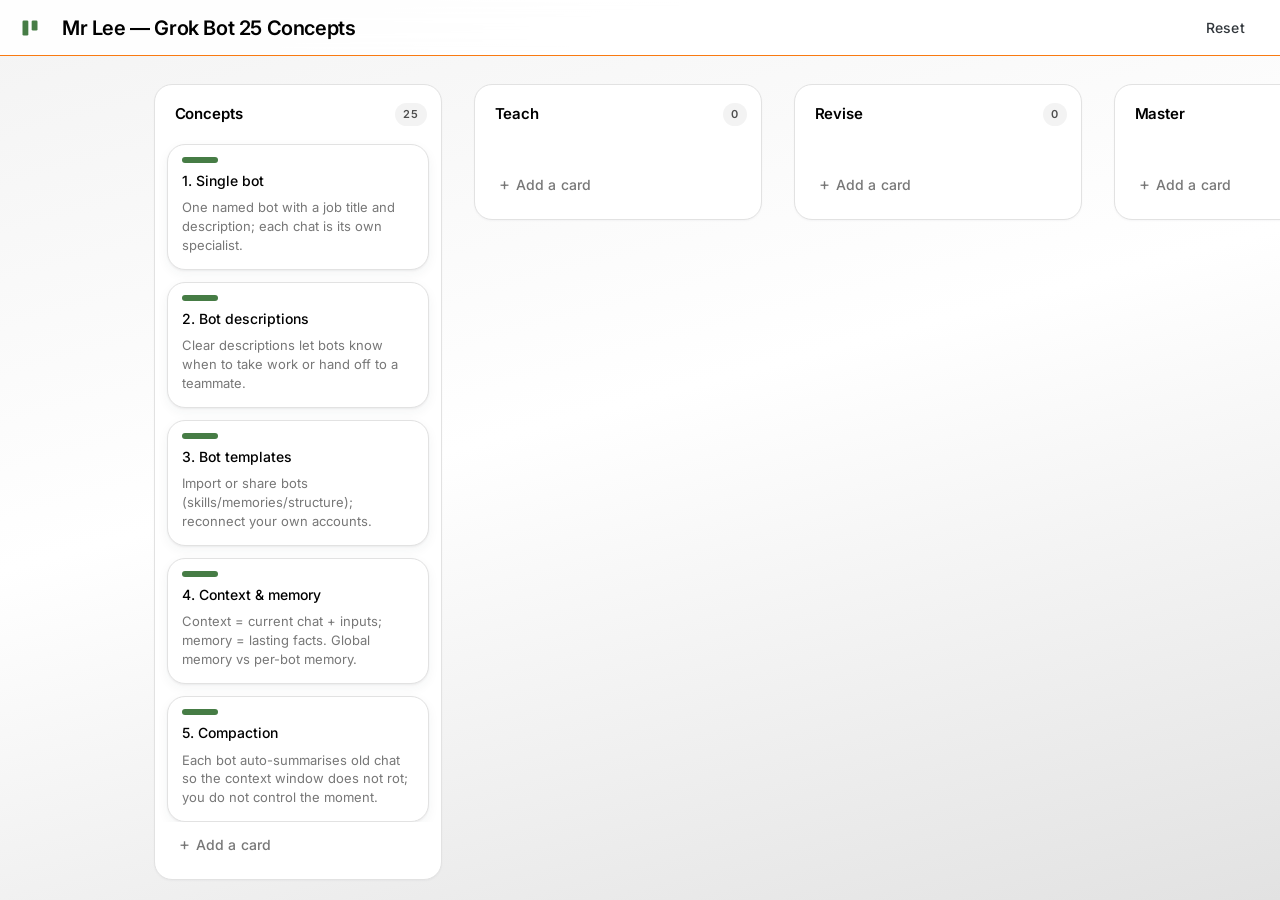
<file: index.html>
<!DOCTYPE html>
<html lang="en">
<head>
  <meta charset="UTF-8" />
  <meta name="viewport" content="width=device-width, initial-scale=1.0" />
  <title>Mr Lee — Grok Bot 25 Concepts</title>
  <link rel="stylesheet" href="styles.css" />
  <link rel="preconnect" href="https://fonts.googleapis.com" />
  <link rel="preconnect" href="https://fonts.gstatic.com" crossorigin />
  <link href="https://fonts.googleapis.com/css2?family=Inter:wght@400;500;600;700&display=swap" rel="stylesheet" />
</head>
<body>
  <header class="board-header">
    <div class="header-left">
      <span class="logo" aria-hidden="true">
        <svg width="20" height="20" viewBox="0 0 24 24" fill="currentColor">
          <rect x="3" y="3" width="7" height="18" rx="1.5"/>
          <rect x="14" y="3" width="7" height="12" rx="1.5"/>
        </svg>
      </span>
      <h1 class="board-title" id="board-title" contenteditable="true" spellcheck="false">Mr Lee — Grok Bot 25 Concepts</h1>
    </div>
    <div class="header-right">
      <button type="button" class="btn-ghost" id="btn-reset" title="Reset to the Mr Lee concept tracker">Reset</button>
    </div>
  </header>

  <main class="board" id="board" aria-label="Project board">
    <!-- Lists rendered by app.js -->
  </main>

  <template id="tpl-list">
    <section class="list" data-list-id="">
      <div class="list-header">
        <h2 class="list-title" contenteditable="true" spellcheck="false"></h2>
        <span class="card-count" aria-hidden="true">0</span>
      </div>
      <div class="cards" data-drop-zone></div>
      <button type="button" class="add-card-btn">
        <span class="plus">+</span> Add a card
      </button>
    </section>
  </template>

  <template id="tpl-card">
    <article class="card" draggable="true" data-card-id="" tabindex="0">
      <div class="card-labels" hidden></div>
      <p class="card-title"></p>
      <p class="card-desc" hidden></p>
      <button type="button" class="card-delete" title="Delete card" aria-label="Delete card">×</button>
    </article>
  </template>

  <dialog id="add-card-dialog" class="dialog">
    <form method="dialog" id="add-card-form">
      <h3>Add a card</h3>
      <label>
        Title
        <input type="text" name="title" required maxlength="120" placeholder="What needs to be done?" autofocus />
      </label>
      <label>
        Description <span class="optional">(optional)</span>
        <textarea name="description" rows="3" maxlength="400" placeholder="Add a short note…"></textarea>
      </label>
      <label>
        Label
        <select name="label">
          <option value="">None</option>
          <option value="feature">Feature</option>
          <option value="bug">Bug</option>
          <option value="chore">Chore</option>
          <option value="design">Design</option>
        </select>
      </label>
      <div class="dialog-actions">
        <button type="submit" class="btn-primary" value="add">Add card</button>
        <button type="button" class="btn-ghost" id="add-card-cancel" value="cancel">Cancel</button>
      </div>
    </form>
  </dialog>

  <script src="app.js"></script>
</body>
</html>
</file>
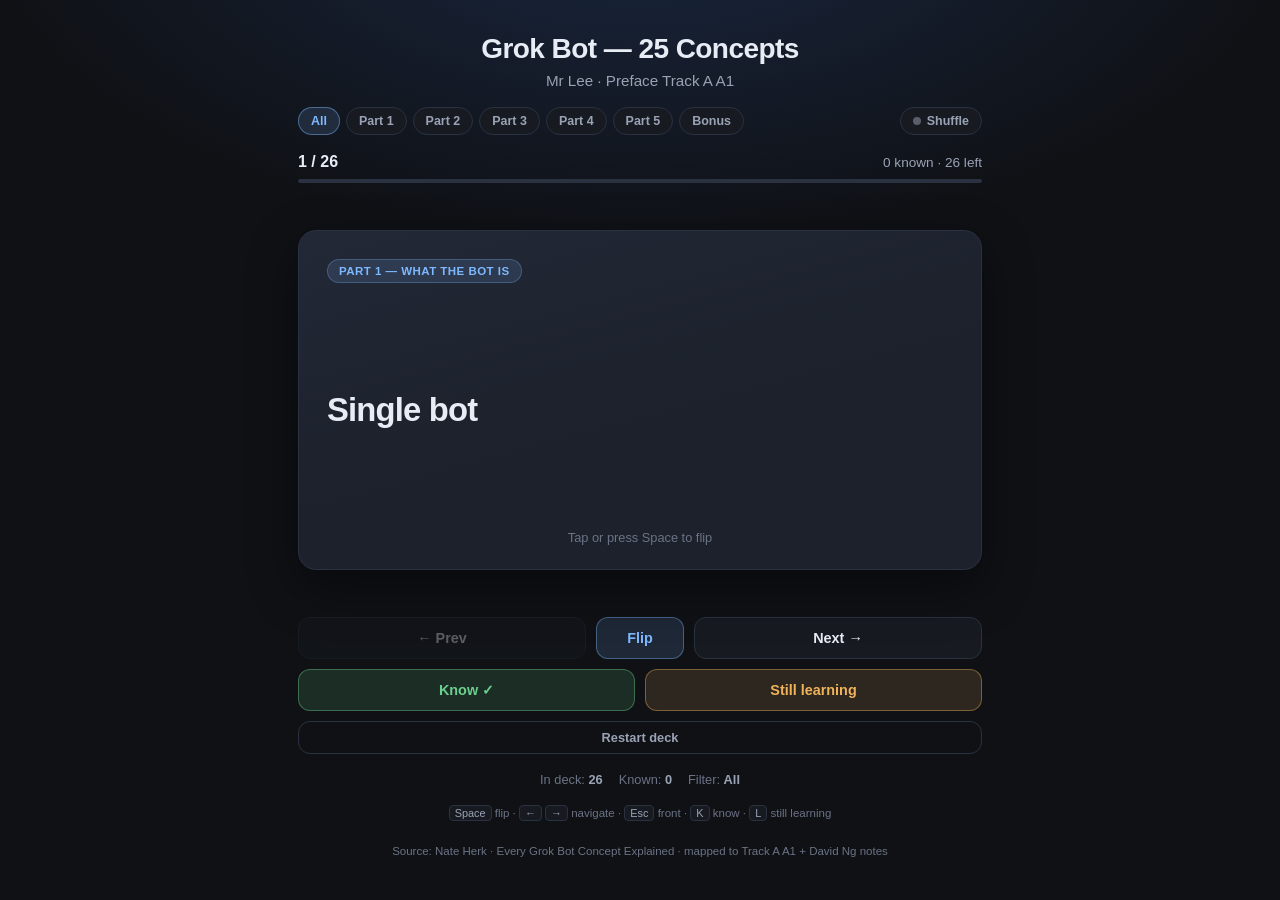
<file: flashcards/index.html>
<!DOCTYPE html>
<html lang="en">
<head>
<meta charset="UTF-8" />
<meta name="viewport" content="width=device-width, initial-scale=1, viewport-fit=cover" />
<title>Grok Bot — 25 Concepts · Mr Lee</title>
<style>
  :root {
    --bg: #0f1115;
    --bg-elev: #171a21;
    --bg-card: #1c212b;
    --bg-card-back: #1a2330;
    --border: #2a3140;
    --text: #e8ecf4;
    --muted: #9aa3b5;
    --faint: #6b7385;
    --accent: #7eb8ff;
    --accent-soft: rgba(126, 184, 255, 0.14);
    --accent-strong: #5a9eef;
    --good: #6bcf8e;
    --good-soft: rgba(107, 207, 142, 0.15);
    --warn: #f0b35a;
    --warn-soft: rgba(240, 179, 90, 0.14);
    --radius: 18px;
    --shadow: 0 18px 50px rgba(0,0,0,0.45);
    --font: -apple-system, BlinkMacSystemFont, "Segoe UI", Roboto, "Helvetica Neue", Arial, sans-serif;
  }

  * { box-sizing: border-box; margin: 0; padding: 0; }
  html, body { height: 100%; }
  body {
    font-family: var(--font);
    background: radial-gradient(1200px 600px at 50% -10%, #1a2740 0%, var(--bg) 55%);
    color: var(--text);
    min-height: 100vh;
    display: flex;
    flex-direction: column;
    -webkit-tap-highlight-color: transparent;
  }

  .app {
    width: min(720px, 100%);
    margin: 0 auto;
    padding: 24px 18px 32px;
    flex: 1;
    display: flex;
    flex-direction: column;
    gap: 18px;
  }

  header {
    text-align: center;
    padding: 8px 4px 0;
  }
  header h1 {
    font-size: clamp(1.35rem, 4vw, 1.75rem);
    font-weight: 700;
    letter-spacing: -0.02em;
    line-height: 1.2;
  }
  header .sub {
    margin-top: 6px;
    color: var(--muted);
    font-size: 0.95rem;
  }

  .toolbar {
    display: flex;
    flex-wrap: wrap;
    gap: 8px;
    align-items: center;
    justify-content: space-between;
  }
  .chips {
    display: flex;
    flex-wrap: wrap;
    gap: 6px;
  }
  .chip {
    border: 1px solid var(--border);
    background: var(--bg-elev);
    color: var(--muted);
    border-radius: 999px;
    padding: 6px 12px;
    font-size: 0.78rem;
    font-weight: 600;
    cursor: pointer;
    transition: background .15s, color .15s, border-color .15s;
  }
  .chip:hover { color: var(--text); border-color: #3a4558; }
  .chip.active {
    background: var(--accent-soft);
    color: var(--accent);
    border-color: rgba(126,184,255,0.45);
  }

  .toggles {
    display: flex;
    gap: 8px;
    align-items: center;
  }
  .toggle {
    display: inline-flex;
    align-items: center;
    gap: 6px;
    border: 1px solid var(--border);
    background: var(--bg-elev);
    color: var(--muted);
    border-radius: 999px;
    padding: 6px 12px;
    font-size: 0.78rem;
    font-weight: 600;
    cursor: pointer;
    user-select: none;
  }
  .toggle.on {
    background: var(--accent-soft);
    color: var(--accent);
    border-color: rgba(126,184,255,0.45);
  }
  .toggle .dot {
    width: 8px; height: 8px; border-radius: 50%;
    background: currentColor; opacity: 0.5;
  }
  .toggle.on .dot { opacity: 1; }

  .progress-wrap {
    display: flex;
    flex-direction: column;
    gap: 8px;
  }
  .progress-meta {
    display: flex;
    justify-content: space-between;
    align-items: baseline;
    font-size: 0.85rem;
    color: var(--muted);
  }
  .progress-meta strong { color: var(--text); font-size: 1rem; }
  .bar {
    height: 4px;
    background: var(--border);
    border-radius: 999px;
    overflow: hidden;
  }
  .bar > span {
    display: block;
    height: 100%;
    background: linear-gradient(90deg, var(--accent-strong), var(--accent));
    width: 0%;
    transition: width .25s ease;
    border-radius: 999px;
  }

  .stage {
    flex: 1;
    display: flex;
    flex-direction: column;
    justify-content: center;
    min-height: 320px;
    perspective: 1200px;
  }

  .card {
    position: relative;
    width: 100%;
    min-height: 340px;
    cursor: pointer;
    transform-style: preserve-3d;
    transition: transform 0.55s cubic-bezier(.2,.8,.2,1);
    outline: none;
    border-radius: var(--radius);
    box-shadow: var(--shadow);
  }
  .card.flipped { transform: rotateY(180deg); }
  .card:focus-visible { box-shadow: var(--shadow), 0 0 0 3px rgba(126,184,255,0.45); }

  .face {
    position: absolute;
    inset: 0;
    backface-visibility: hidden;
    -webkit-backface-visibility: hidden;
    border-radius: var(--radius);
    border: 1px solid var(--border);
    padding: 28px 28px 24px;
    display: flex;
    flex-direction: column;
    background: linear-gradient(165deg, #222836 0%, var(--bg-card) 55%);
  }
  .face.back {
    transform: rotateY(180deg);
    background: linear-gradient(165deg, #1e2a3a 0%, var(--bg-card-back) 60%);
  }

  .badge {
    display: inline-flex;
    align-self: flex-start;
    align-items: center;
    gap: 6px;
    background: var(--accent-soft);
    color: var(--accent);
    border: 1px solid rgba(126,184,255,0.28);
    border-radius: 999px;
    padding: 5px 11px;
    font-size: 0.72rem;
    font-weight: 700;
    letter-spacing: 0.04em;
    text-transform: uppercase;
  }
  .badge.bonus {
    background: var(--warn-soft);
    color: var(--warn);
    border-color: rgba(240,179,90,0.35);
  }

  .concept {
    margin-top: 22px;
    font-size: clamp(1.55rem, 5vw, 2.05rem);
    font-weight: 700;
    letter-spacing: -0.025em;
    line-height: 1.2;
    flex: 1;
    display: flex;
    align-items: center;
  }

  .hint-flip {
    margin-top: auto;
    color: var(--faint);
    font-size: 0.8rem;
    text-align: center;
    padding-top: 16px;
  }

  .summary {
    margin-top: 18px;
    font-size: clamp(1.05rem, 3.2vw, 1.25rem);
    line-height: 1.45;
    font-weight: 500;
    flex: 1;
  }

  .meta-block {
    margin-top: 18px;
    display: flex;
    flex-direction: column;
    gap: 10px;
    border-top: 1px solid var(--border);
    padding-top: 14px;
  }
  .meta-row {
    font-size: 0.82rem;
    line-height: 1.4;
    color: var(--muted);
  }
  .meta-row strong {
    display: block;
    color: var(--accent);
    font-size: 0.7rem;
    letter-spacing: 0.05em;
    text-transform: uppercase;
    margin-bottom: 3px;
  }
  .meta-row.map strong { color: var(--good); }

  .controls {
    display: grid;
    grid-template-columns: 1fr 1fr;
    gap: 10px;
  }
  .nav-row {
    grid-column: 1 / -1;
    display: grid;
    grid-template-columns: 1fr auto 1fr;
    gap: 10px;
    align-items: center;
  }

  button.btn {
    appearance: none;
    border: 1px solid var(--border);
    background: var(--bg-elev);
    color: var(--text);
    border-radius: 12px;
    padding: 12px 14px;
    font-size: 0.9rem;
    font-weight: 600;
    cursor: pointer;
    transition: background .15s, border-color .15s, transform .1s;
    font-family: inherit;
  }
  button.btn:hover { background: #222836; border-color: #3a4558; }
  button.btn:active { transform: scale(0.98); }
  button.btn:disabled { opacity: 0.35; cursor: not-allowed; }
  button.btn.primary {
    background: var(--accent-soft);
    border-color: rgba(126,184,255,0.4);
    color: var(--accent);
  }
  button.btn.know {
    background: var(--good-soft);
    border-color: rgba(107,207,142,0.4);
    color: var(--good);
  }
  button.btn.learn {
    background: var(--warn-soft);
    border-color: rgba(240,179,90,0.4);
    color: var(--warn);
  }
  button.btn.ghost {
    background: transparent;
    color: var(--muted);
    font-size: 0.8rem;
    padding: 8px 12px;
  }
  .flip-mid {
    min-width: 88px;
    text-align: center;
  }

  .stats {
    display: flex;
    justify-content: center;
    gap: 16px;
    flex-wrap: wrap;
    font-size: 0.8rem;
    color: var(--faint);
  }
  .stats span b { color: var(--muted); font-weight: 600; }

  .empty {
    text-align: center;
    padding: 48px 20px;
    color: var(--muted);
    border: 1px dashed var(--border);
    border-radius: var(--radius);
    background: var(--bg-elev);
  }
  .empty h2 { color: var(--text); margin-bottom: 8px; font-size: 1.25rem; }
  .empty p { margin-bottom: 16px; line-height: 1.45; }

  footer {
    text-align: center;
    color: var(--faint);
    font-size: 0.72rem;
    line-height: 1.45;
    padding: 4px 8px 8px;
  }

  .keys {
    text-align: center;
    color: var(--faint);
    font-size: 0.72rem;
  }
  kbd {
    display: inline-block;
    border: 1px solid var(--border);
    background: var(--bg-elev);
    border-radius: 4px;
    padding: 1px 5px;
    font-size: 0.68rem;
    font-family: inherit;
    color: var(--muted);
  }

  @media (max-width: 520px) {
    .app { padding: 16px 12px 24px; gap: 14px; }
    .card { min-height: 300px; }
    .face { padding: 22px 18px 18px; }
    .controls { gap: 8px; }
    .nav-row { grid-template-columns: 1fr 1fr; }
    .flip-mid { grid-column: 1 / -1; order: -1; }
  }
</style>
</head>
<body>
<div class="app">
  <header>
    <h1>Grok Bot — 25 Concepts</h1>
    <div class="sub">Mr Lee · Preface Track A A1</div>
  </header>

  <div class="toolbar">
    <div class="chips" id="chips" role="tablist" aria-label="Filter by part"></div>
    <div class="toggles">
      <button type="button" class="toggle" id="shuffleToggle" aria-pressed="false" title="Shuffle deck">
        <span class="dot"></span> Shuffle
      </button>
    </div>
  </div>

  <div class="progress-wrap">
    <div class="progress-meta">
      <span><strong id="posLabel">1 / 26</strong></span>
      <span id="knownLabel">0 known</span>
    </div>
    <div class="bar" aria-hidden="true"><span id="barFill"></span></div>
  </div>

  <div class="stage" id="stage"></div>

  <div class="controls" id="controls">
    <div class="nav-row">
      <button type="button" class="btn" id="prevBtn" aria-label="Previous card">← Prev</button>
      <button type="button" class="btn primary flip-mid" id="flipBtn" aria-label="Flip card">Flip</button>
      <button type="button" class="btn" id="nextBtn" aria-label="Next card">Next →</button>
    </div>
    <button type="button" class="btn know" id="knowBtn">Know ✓</button>
    <button type="button" class="btn learn" id="learnBtn">Still learning</button>
    <button type="button" class="btn ghost" id="restartBtn" style="grid-column:1/-1">Restart deck</button>
  </div>

  <div class="stats">
    <span>In deck: <b id="deckCount">26</b></span>
    <span>Known: <b id="knownCount">0</b></span>
    <span>Filter: <b id="filterLabel">All</b></span>
  </div>

  <p class="keys">
    <kbd>Space</kbd> flip · <kbd>←</kbd> <kbd>→</kbd> navigate · <kbd>Esc</kbd> front · <kbd>K</kbd> know · <kbd>L</kbd> still learning
  </p>

  <footer>
    Source: Nate Herk · Every Grok Bot Concept Explained · mapped to Track A A1 + David Ng notes
  </footer>
</div>

<script>
const CARDS = [
  {
    id: 1, part: "Part 1", partFull: "Part 1 — What the bot is", concept: "Single bot",
    summary: "One named bot with a job title and description; each chat is its own specialist.",
    tip: "Start by naming one bot and one job — not a Swiss-army chatbot.",
    map: "A1: one assistant / one role"
  },
  {
    id: 2, part: "Part 1", partFull: "Part 1 — What the bot is", concept: "Bot descriptions",
    summary: "Clear descriptions let bots know when to take work or hand off to a teammate.",
    tip: "Write a 1–2 sentence job description before anything else.",
    map: "A1 RTRF / Role clarity; David: ecosystem map"
  },
  {
    id: 3, part: "Part 1", partFull: "Part 1 — What the bot is", concept: "Bot templates",
    summary: "Import or share bots (skills/memories/structure); reconnect your own accounts.",
    tip: "Show a template link once — then personalise connectors.",
    map: "A5 Plugins analogy (install a pack)"
  },
  {
    id: 4, part: "Part 1", partFull: "Part 1 — What the bot is", concept: "Context & memory",
    summary: "Context = current chat + inputs; memory = lasting facts. Global memory vs per-bot memory.",
    tip: "Say what should be global vs only this bot’s memory.",
    map: "A3 Memory; David: memory/profile layer"
  },
  {
    id: 5, part: "Part 1", partFull: "Part 1 — What the bot is", concept: "Compaction",
    summary: "Each bot auto-summarises old chat so the context window does not rot; you do not control the moment.",
    tip: "Trust recent work + saved memories; restate critical constraints if needed.",
    map: "A1 context hygiene"
  },
  {
    id: 6, part: "Part 2", partFull: "Part 2 — Where it works", concept: "Agent computer",
    summary: "Every bot has a desktop/screen it can drive; bots share one underlying computer.",
    tip: "Demo opening the bot’s computer so it feels real.",
    map: "CoWork / agent computer"
  },
  {
    id: 7, part: "Part 2", partFull: "Part 2 — Where it works", concept: "Browser",
    summary: "Bot browser with saved logins for sites you signed into.",
    tip: "Log in once; bot reuses the session for that site.",
    map: "A4 Connectors + browser work"
  },
  {
    id: 8, part: "Part 2", partFull: "Part 2 — Where it works", concept: "File explorer (shared workspace)",
    summary: "All bots see the same shared workspace files on the agent computer.",
    tip: "Put shared briefs in one workspace folder.",
    map: "Projects / shared knowledge"
  },
  {
    id: 9, part: "Part 2", partFull: "Part 2 — Where it works", concept: "Terminal",
    summary: "Bots can run shell commands and scripts like a normal computer.",
    tip: "Use for installs/scripts — not for everyday chat.",
    map: "Code / build surface"
  },
  {
    id: 10, part: "Part 2", partFull: "Part 2 — Where it works", concept: "Local file access",
    summary: "With approval; bots can read/rename/move files on your own machine.",
    tip: "Always approve local file moves consciously.",
    map: "Approvals / human control"
  },
  {
    id: 11, part: "Part 3", partFull: "Part 3 — Abilities", concept: "Plugins",
    summary: "Connect Slack/Gmail/Docs/etc. by adding a plugin and signing in; multi-account OK.",
    tip: "Connect one work tool first (e.g. Gmail or Drive).",
    map: "A5 Plugins; David: Plugins"
  },
  {
    id: 12, part: "Part 3", partFull: "Part 3 — Abilities", concept: "Skills",
    summary: "Reusable recipes (when to use / steps / failure handling); editable and improvable with feedback.",
    tip: "Turn one recurring task into a Skill after the session.",
    map: "A2 Skills; David: Skills"
  },
  {
    id: 13, part: "Part 3", partFull: "Part 3 — Abilities", concept: "Teach a task",
    summary: "Record yourself in the browser; bot watches and turns the demo into a Skill.",
    tip: "Great for clicky workflows you do weekly.",
    map: "A2 Skills authoring"
  },
  {
    id: 14, part: "Part 3", partFull: "Part 3 — Abilities", concept: "Routines",
    summary: "Schedule or interval triggers that can run a Skill automatically.",
    tip: "Pick one daily/weekly routine — not ten.",
    map: "David: Routines layer"
  },
  {
    id: 15, part: "Part 3", partFull: "Part 3 — Abilities", concept: "Webhooks / event triggers",
    summary: "Event doorbells (form/Slack/email/CRM) wake a bot with a payload.",
    tip: "Pair with one real inbound event later.",
    map: "A4/A6 automation triggers"
  },
  {
    id: 16, part: "Part 4", partFull: "Part 4 — Bots together", concept: "Group chats",
    summary: "Multi-bot rooms where specialists discuss and you oversee.",
    tip: "Use for planning with 2–3 bots max at first.",
    map: "Team / CoWork collaboration"
  },
  {
    id: 17, part: "Part 4", partFull: "Part 4 — Bots together", concept: "Mentions",
    summary: "@Name steers a teammate; good descriptions also let bots self-delegate.",
    tip: "Mention once to show control; then let descriptions do work.",
    map: "Delegation"
  },
  {
    id: 18, part: "Part 4", partFull: "Part 4 — Bots together", concept: "Handoffs",
    summary: "Bots assign work to other bots; you can open their private handoff threads.",
    tip: "Show visibility into a handoff conversation.",
    map: "Org-chart of bots"
  },
  {
    id: 19, part: "Part 4", partFull: "Part 4 — Bots together", concept: "Replies",
    summary: "Reply-to a specific message to pin context (like Slack).",
    tip: "Use when several threads are active in one chat.",
    map: "Context control"
  },
  {
    id: 20, part: "Part 5", partFull: "Part 5 — Control & monitor", concept: "Approvals",
    summary: "Pause for allow-once / always-allow on computer and risky actions.",
    tip: "Default: ask before local/computer actions.",
    map: "Human-in-the-loop"
  },
  {
    id: 21, part: "Part 5", partFull: "Part 5 — Control & monitor", concept: "Human takeover",
    summary: "Bot stops for sign-in/sensitive steps; enter secrets on screen not in chat.",
    tip: "Never paste passwords into the chat.",
    map: "Security hygiene"
  },
  {
    id: 22, part: "Part 5", partFull: "Part 5 — Control & monitor", concept: "Weekly usage",
    summary: "Subscription usage resets weekly; group chats cost more than 1:1.",
    tip: "Watch the meter when running multi-bot rooms.",
    map: "Ops awareness"
  },
  {
    id: 23, part: "Part 5", partFull: "Part 5 — Control & monitor", concept: "Run history",
    summary: "See that routines/webhooks fired (success/fail); limited drill-down today.",
    tip: "Check run history after first routine.",
    map: "Ops / logging"
  },
  {
    id: 24, part: "Part 5", partFull: "Part 5 — Control & monitor", concept: "Notifications",
    summary: "Per-bot finish/needs-input alerts; desktop + phone stay synced.",
    tip: "Enable notifications only on primary bots.",
    map: "Ops"
  },
  {
    id: 25, part: "Part 5", partFull: "Part 5 — Control & monitor", concept: "Managing bots",
    summary: "Pin / move sections / hide / delete / share template / duplicate (clears chat history) / copy conversation ID.",
    tip: "Duplicate to reset chat without losing skills/routines.",
    map: "Bot hygiene"
  },
  {
    id: 26, part: "Bonus", partFull: "Extra", concept: "Agent logging",
    summary: "Log projects/runs to Sheet/ClickUp/DB so autonomous work stays visible.",
    tip: "Agree one logging place before scaling bots.",
    map: "Visibility / control"
  }
];

const STORAGE_KEY = "mrLeeGrokBotFlashcards_v1";
const PARTS = ["All", "Part 1", "Part 2", "Part 3", "Part 4", "Part 5", "Bonus"];

const state = {
  filter: "All",
  shuffle: false,
  order: CARDS.map(c => c.id),
  index: 0,
  flipped: false,
  known: new Set()
};

function load() {
  try {
    const raw = localStorage.getItem(STORAGE_KEY);
    if (!raw) return;
    const data = JSON.parse(raw);
    if (Array.isArray(data.known)) state.known = new Set(data.known);
    if (typeof data.shuffle === "boolean") state.shuffle = data.shuffle;
    if (data.filter && PARTS.includes(data.filter)) state.filter = data.filter;
  } catch (_) {}
}

function save() {
  try {
    localStorage.setItem(STORAGE_KEY, JSON.stringify({
      known: [...state.known],
      shuffle: state.shuffle,
      filter: state.filter
    }));
  } catch (_) {}
}

function shuffleArray(arr) {
  const a = arr.slice();
  for (let i = a.length - 1; i > 0; i--) {
    const j = Math.floor(Math.random() * (i + 1));
    [a[i], a[j]] = [a[j], a[i]];
  }
  return a;
}

function rebuildOrder(keepCurrentId) {
  let ids = CARDS
    .filter(c => state.filter === "All" || c.part === state.filter)
    .filter(c => !state.known.has(c.id))
    .map(c => c.id);

  if (state.shuffle) ids = shuffleArray(ids);
  else ids.sort((a, b) => a - b);

  state.order = ids;
  if (keepCurrentId && ids.includes(keepCurrentId)) {
    state.index = ids.indexOf(keepCurrentId);
  } else {
    state.index = 0;
  }
  if (state.index >= ids.length) state.index = Math.max(0, ids.length - 1);
  state.flipped = false;
}

function currentCard() {
  if (!state.order.length) return null;
  const id = state.order[state.index];
  return CARDS.find(c => c.id === id) || null;
}

function renderChips() {
  const el = document.getElementById("chips");
  el.innerHTML = PARTS.map(p => {
    const active = p === state.filter ? " active" : "";
    return `<button type="button" class="chip${active}" data-part="${p}" role="tab" aria-selected="${p === state.filter}">${p}</button>`;
  }).join("");
  el.querySelectorAll(".chip").forEach(btn => {
    btn.addEventListener("click", () => {
      state.filter = btn.dataset.part;
      save();
      rebuildOrder();
      render();
    });
  });
}

function renderCard(card) {
  const stage = document.getElementById("stage");
  if (!card) {
    const knownInFilter = CARDS.filter(c =>
      (state.filter === "All" || c.part === state.filter) && state.known.has(c.id)
    ).length;
    stage.innerHTML = `
      <div class="empty">
        <h2>${knownInFilter ? "Deck complete 🎉" : "No cards in this filter"}</h2>
        <p>${knownInFilter
          ? "You’ve marked every card in this filter as known. Restart to practice again, or switch filters."
          : "Try another Part filter, or restart the deck."}</p>
        <button type="button" class="btn primary" id="emptyRestart">Restart deck</button>
      </div>`;
    document.getElementById("emptyRestart")?.addEventListener("click", restartDeck);
    return;
  }

  const badgeClass = card.part === "Bonus" ? "badge bonus" : "badge";
  const flippedClass = state.flipped ? " flipped" : "";
  stage.innerHTML = `
    <div class="card${flippedClass}" id="flashcard" tabindex="0" role="button" aria-label="Flashcard: ${card.concept}. Click or press Space to flip.">
      <div class="face front">
        <span class="${badgeClass}">${card.partFull}</span>
        <div class="concept">${escapeHtml(card.concept)}</div>
        <div class="hint-flip">Tap or press Space to flip</div>
      </div>
      <div class="face back">
        <span class="${badgeClass}">${card.partFull}</span>
        <div class="summary">${escapeHtml(card.summary)}</div>
        <div class="meta-block">
          <div class="meta-row"><strong>Teach tip</strong>${escapeHtml(card.tip)}</div>
          <div class="meta-row map"><strong>Track A / David</strong>${escapeHtml(card.map)}</div>
        </div>
      </div>
    </div>`;

  const cardEl = document.getElementById("flashcard");
  cardEl.addEventListener("click", (e) => {
    e.preventDefault();
    flip();
  });
}

function escapeHtml(s) {
  return String(s)
    .replace(/&/g, "&amp;")
    .replace(/</g, "&lt;")
    .replace(/>/g, "&gt;")
    .replace(/"/g, "&quot;");
}

function updateMeta() {
  const totalInFilter = CARDS.filter(c => state.filter === "All" || c.part === state.filter).length;
  const knownInFilter = CARDS.filter(c =>
    (state.filter === "All" || c.part === state.filter) && state.known.has(c.id)
  ).length;
  const deckLen = state.order.length;
  const pos = deckLen ? state.index + 1 : 0;

  document.getElementById("posLabel").textContent = `${pos} / ${totalInFilter || deckLen || 0}`;
  document.getElementById("knownLabel").textContent = `${knownInFilter} known · ${deckLen} left`;
  const pct = totalInFilter ? ((knownInFilter / totalInFilter) * 100) : 0;
  document.getElementById("barFill").style.width = `${pct}%`;

  document.getElementById("deckCount").textContent = String(deckLen);
  document.getElementById("knownCount").textContent = String(state.known.size);
  document.getElementById("filterLabel").textContent = state.filter;

  const shuffleBtn = document.getElementById("shuffleToggle");
  shuffleBtn.classList.toggle("on", state.shuffle);
  shuffleBtn.setAttribute("aria-pressed", String(state.shuffle));

  document.getElementById("prevBtn").disabled = deckLen === 0 || state.index <= 0;
  document.getElementById("nextBtn").disabled = deckLen === 0 || state.index >= deckLen - 1;
  document.getElementById("flipBtn").disabled = deckLen === 0;
  document.getElementById("knowBtn").disabled = deckLen === 0;
  document.getElementById("learnBtn").disabled = deckLen === 0;
}

function render() {
  renderChips();
  renderCard(currentCard());
  updateMeta();
}

function flip() {
  if (!state.order.length) return;
  state.flipped = !state.flipped;
  const el = document.getElementById("flashcard");
  if (el) el.classList.toggle("flipped", state.flipped);
}

function go(delta) {
  if (!state.order.length) return;
  const next = state.index + delta;
  if (next < 0 || next >= state.order.length) return;
  state.index = next;
  state.flipped = false;
  render();
}

function markKnown() {
  const card = currentCard();
  if (!card) return;
  state.known.add(card.id);
  save();
  const nextId = state.order[state.index + 1] || state.order[state.index - 1] || null;
  rebuildOrder(null);
  // Prefer advancing; if deck emptied, stay empty
  if (nextId && state.order.includes(nextId)) {
    state.index = state.order.indexOf(nextId);
  }
  render();
}

function stillLearning() {
  // Keep in deck; if shuffle, move to end for spaced practice feel
  if (!state.order.length) return;
  const id = state.order[state.index];
  if (state.order.length > 1) {
    state.order.splice(state.index, 1);
    state.order.push(id);
    if (state.index >= state.order.length) state.index = 0;
  }
  state.flipped = false;
  render();
}

function restartDeck() {
  state.known.clear();
  state.flipped = false;
  state.index = 0;
  save();
  rebuildOrder();
  render();
}

function bind() {
  document.getElementById("prevBtn").addEventListener("click", () => go(-1));
  document.getElementById("nextBtn").addEventListener("click", () => go(1));
  document.getElementById("flipBtn").addEventListener("click", flip);
  document.getElementById("knowBtn").addEventListener("click", markKnown);
  document.getElementById("learnBtn").addEventListener("click", stillLearning);
  document.getElementById("restartBtn").addEventListener("click", restartDeck);
  document.getElementById("shuffleToggle").addEventListener("click", () => {
    state.shuffle = !state.shuffle;
    save();
    const cur = currentCard();
    rebuildOrder(cur ? cur.id : null);
    render();
  });

  document.addEventListener("keydown", (e) => {
    const tag = (e.target && e.target.tagName) || "";
    if (tag === "INPUT" || tag === "TEXTAREA") return;
    if (e.key === " " || e.code === "Space") {
      e.preventDefault();
      flip();
    } else if (e.key === "ArrowRight") {
      e.preventDefault();
      go(1);
    } else if (e.key === "ArrowLeft") {
      e.preventDefault();
      go(-1);
    } else if (e.key === "Escape") {
      state.flipped = false;
      const el = document.getElementById("flashcard");
      if (el) el.classList.remove("flipped");
    } else if (e.key === "k" || e.key === "K") {
      markKnown();
    } else if (e.key === "l" || e.key === "L") {
      stillLearning();
    }
  });
}

load();
rebuildOrder();
bind();
render();
</script>
</body>
</html>
</file>
<file: styles.css>
/* Burlington Square Singapore (burlingtonsquare.com.sg) chrome.
   Layout, radii, and motion are unchanged — color tokens only.
   Galano / site webfonts are not bundled — Inter + system stack remains. */

:root {
  /* Brand — burlingtonsquare.com.sg */
  --bsq-orange: #F97A11;
  --bsq-green: #467C45;
  --bsq-green-deep: #267A48;

  /* Surfaces */
  --bsq-white: #FFFFFF;
  --bsq-grey: #F3F3F3;
  --bsq-grey-border: #E2E2E2;

  /* Ink */
  --bsq-ink: #000000;
  --bsq-charcoal: #32373C;
  --bsq-charcoal-deep: #2D3940;
  --bsq-muted: #777777;
  --bsq-muted-strong: #4E4E4E;

  /* Surfaces / page */
  --page-bg: #F3F3F3;
  --page-bg-mid: #FFFFFF;
  --page-bg-edge: #E2E2E2;
  --board-bg-gradient: linear-gradient(165deg, #F3F3F3 0%, #FFFFFF 46%, #E2E2E2 100%);

  /* Ink roles */
  --ink: #000000;
  --ink-body: #32373C;
  --text-muted: #777777;
  --text-subtle: #4E4E4E;

  /* Chrome */
  --list-bg: #FFFFFF;
  --card-bg: #FFFFFF;
  --border-soft: #E2E2E2;
  --border-muted: #E2E2E2;
  --header-glass: rgba(255, 255, 255, 0.9);
  --header-border: #F97A11;

  /* Accents */
  --orange: #F97A11;
  --green: #467C45;
  --green-deep: #267A48;
  --focus: #F97A11;

  /* Label chips — green secondary, orange accent, charcoal for bugs */
  --label-feature: #467C45;
  --label-chore: #267A48;
  --label-design: #F97A11;
  --label-bug: #2D3940;

  /* Elevation (charcoal, not navy) */
  --card-shadow: 0 1px 2px rgba(45, 57, 64, 0.06), 0 4px 12px rgba(45, 57, 64, 0.05);
  --card-shadow-hover: 0 2px 4px rgba(45, 57, 64, 0.08), 0 8px 20px rgba(45, 57, 64, 0.08);
  --dialog-shadow: 0 16px 48px rgba(45, 57, 64, 0.18);

  /* Geometry */
  --header-h: 56px;
  --radius: 18px;
  --radius-card: 18px;
  --radius-sm: 10px;
  --radius-pill: 20px;

  /* Motion */
  --ease-out: cubic-bezier(0.22, 1, 0.36, 1);
  --dur: 240ms;

  font-family: "Inter", -apple-system, BlinkMacSystemFont, "Helvetica Neue", sans-serif;
  font-size: 16px;
  line-height: 1.5;
  color: var(--ink-body);
}

*, *::before, *::after { box-sizing: border-box; }

html, body {
  margin: 0;
  height: 100%;
  color: var(--ink-body);
  background: var(--page-bg);
  background-image: var(--board-bg-gradient);
  background-attachment: fixed;
}

body {
  display: flex;
  flex-direction: column;
  min-height: 100vh;
  overflow: hidden;
  -webkit-font-smoothing: antialiased;
  -moz-osx-font-smoothing: grayscale;
}

/* —— Header (white glass, orange accent rule) —— */
.board-header {
  position: sticky;
  top: 0;
  z-index: 20;
  display: flex;
  align-items: center;
  justify-content: space-between;
  height: var(--header-h);
  padding: 0 20px;
  background: var(--header-glass);
  backdrop-filter: saturate(1.2) blur(14px);
  -webkit-backdrop-filter: saturate(1.2) blur(14px);
  border-bottom: 1px solid var(--header-border);
  color: var(--ink);
  flex-shrink: 0;
}

.header-left {
  display: flex;
  align-items: center;
  gap: 12px;
  min-width: 0;
}

.logo {
  display: inline-flex;
  color: var(--green);
  opacity: 1;
}

.board-title {
  margin: 0;
  font-size: 1.25rem;
  font-weight: 600;
  letter-spacing: -0.02em;
  color: var(--ink);
  outline: none;
  padding: 6px 10px;
  border-radius: var(--radius-sm);
  white-space: nowrap;
  overflow: hidden;
  text-overflow: ellipsis;
  max-width: min(420px, 60vw);
  transition: background var(--dur) var(--ease-out);
}

.board-title:hover,
.board-title:focus {
  background: rgba(50, 55, 60, 0.05);
}

.header-right { display: flex; gap: 8px; }

.btn-ghost {
  background: transparent;
  border: 1px solid transparent;
  color: var(--ink-body);
  padding: 8px 14px;
  border-radius: var(--radius-pill);
  font: inherit;
  font-size: 0.875rem;
  font-weight: 500;
  letter-spacing: 0.02em;
  cursor: pointer;
  transition: background var(--dur) var(--ease-out),
              border-color var(--dur) var(--ease-out),
              opacity var(--dur) var(--ease-out),
              transform var(--dur) var(--ease-out);
}

.btn-ghost:hover {
  background: rgba(50, 55, 60, 0.05);
  border-color: var(--border-soft);
}

.btn-ghost:active {
  transform: scale(0.98);
  opacity: 0.9;
}

.btn-primary {
  background: var(--orange);
  color: #FFFFFF;
  border: none;
  padding: 10px 18px;
  border-radius: var(--radius-pill);
  font: inherit;
  font-weight: 600;
  font-size: 0.875rem;
  letter-spacing: 0.01em;
  cursor: pointer;
  transition: background var(--dur) var(--ease-out),
              transform var(--dur) var(--ease-out),
              opacity var(--dur) var(--ease-out),
              box-shadow var(--dur) var(--ease-out);
  box-shadow: 0 1px 2px rgba(249, 122, 17, 0.28);
}

.btn-primary:hover {
  background: color-mix(in srgb, #F97A11 84%, #2D3940);
  box-shadow: 0 4px 12px rgba(249, 122, 17, 0.32);
}

.btn-primary:active {
  transform: scale(0.98);
  opacity: 0.95;
}

.btn-primary:focus-visible,
.btn-ghost:focus-visible,
.add-card-btn:focus-visible,
.card-delete:focus-visible {
  outline: 2px solid var(--focus);
  outline-offset: 2px;
}

/* —— Board / lists —— */
.board {
  display: flex;
  gap: 2rem;
  align-items: flex-start;
  padding: 28px 12% 36px;
  overflow-x: auto;
  overflow-y: hidden;
  flex: 1;
  min-height: 0;
}

.list {
  width: 288px;
  min-width: 288px;
  max-height: calc(100vh - var(--header-h) - 48px);
  background: var(--list-bg);
  border: 1px solid var(--border-soft);
  border-radius: var(--radius);
  display: flex;
  flex-direction: column;
  box-shadow: 0 1px 2px rgba(45, 57, 64, 0.04);
}

.list-header {
  display: flex;
  align-items: center;
  gap: 8px;
  padding: 14px 14px 8px;
  flex-shrink: 0;
}

.list-title {
  margin: 0;
  flex: 1;
  font-size: 0.9375rem;
  font-weight: 600;
  letter-spacing: -0.01em;
  color: var(--ink);
  padding: 4px 6px;
  border-radius: 8px;
  outline: none;
  min-width: 0;
  transition: background var(--dur) var(--ease-out);
}

.list-title:hover,
.list-title:focus {
  background: rgba(50, 55, 60, 0.04);
}

.card-count {
  font-size: 0.6875rem;
  font-weight: 600;
  letter-spacing: 0.06em;
  text-transform: uppercase;
  color: var(--text-subtle);
  background: #F3F3F3;
  padding: 3px 8px;
  border-radius: 999px;
}

.cards {
  flex: 1;
  overflow-y: auto;
  padding: 6px 12px 10px;
  min-height: 24px;
  display: flex;
  flex-direction: column;
  gap: 0.75rem;
}

.cards.drag-over {
  background: rgba(249, 122, 17, 0.1);
  border-radius: var(--radius-sm);
  outline: 1.5px dashed rgba(249, 122, 17, 0.7);
  outline-offset: -2px;
}

/* —— Cards —— */
.card {
  position: relative;
  background: var(--card-bg);
  border: 1px solid var(--border-soft);
  border-radius: var(--radius-card);
  box-shadow: var(--card-shadow);
  padding: 12px 14px 14px;
  cursor: grab;
  transition: box-shadow var(--dur) var(--ease-out),
              transform var(--dur) var(--ease-out),
              opacity var(--dur) var(--ease-out),
              border-color var(--dur) var(--ease-out);
  outline: none;
}

.card.card-enter {
  opacity: 0;
  transform: translateY(8px);
}

.card.card-enter-active {
  opacity: 1;
  transform: translateY(0);
}

.card:hover {
  box-shadow: var(--card-shadow-hover);
  transform: scale(1.01);
  border-color: rgba(70, 124, 69, 0.35);
}

.card:focus-visible {
  box-shadow: 0 0 0 2px #FFFFFF, 0 0 0 4px var(--focus);
}

.card.dragging {
  opacity: 0.4;
  cursor: grabbing;
  transform: scale(0.98);
}

.card-labels {
  display: flex;
  flex-wrap: wrap;
  gap: 5px;
  margin-bottom: 8px;
}

.card-labels[hidden] { display: none !important; }

.label-chip {
  display: inline-block;
  height: 6px;
  width: 36px;
  border-radius: 3px;
  font-size: 0;
}

.label-chip.feature { background: var(--label-feature); }
.label-chip.bug { background: var(--label-bug); }
.label-chip.chore { background: var(--label-chore); }
.label-chip.design { background: var(--label-design); }

.card-title {
  margin: 0;
  font-size: 0.875rem;
  line-height: 1.4;
  font-weight: 500;
  color: var(--ink);
  padding-right: 20px;
  word-break: break-word;
}

.card-desc {
  margin: 8px 0 0;
  font-size: 0.8125rem;
  line-height: 1.45;
  font-weight: 400;
  color: var(--text-muted);
  word-break: break-word;
}

.card-desc[hidden] { display: none !important; }

.card-delete {
  position: absolute;
  top: 8px;
  right: 8px;
  width: 24px;
  height: 24px;
  border: none;
  border-radius: 8px;
  background: transparent;
  color: var(--text-muted);
  font-size: 1rem;
  line-height: 1;
  cursor: pointer;
  opacity: 0;
  transition: opacity var(--dur) var(--ease-out),
              background var(--dur) var(--ease-out),
              color var(--dur) var(--ease-out);
}

.card:hover .card-delete,
.card:focus-within .card-delete {
  opacity: 1;
}

.card-delete:hover {
  background: rgba(249, 122, 17, 0.12);
  color: var(--orange);
}

.add-card-btn {
  display: flex;
  align-items: center;
  gap: 6px;
  margin: 2px 12px 14px;
  padding: 10px 12px;
  border: none;
  border-radius: var(--radius-sm);
  background: transparent;
  color: var(--text-muted);
  font: inherit;
  font-size: 0.875rem;
  font-weight: 500;
  letter-spacing: 0.01em;
  cursor: pointer;
  text-align: left;
  flex-shrink: 0;
  transition: background var(--dur) var(--ease-out),
              color var(--dur) var(--ease-out);
}

.add-card-btn:hover {
  background: rgba(249, 122, 17, 0.08);
  color: var(--orange);
}

.add-card-btn .plus {
  font-size: 1.05rem;
  font-weight: 400;
  line-height: 1;
}

/* —— Dialog —— */
.dialog {
  border: none;
  border-radius: var(--radius);
  padding: 0;
  max-width: 380px;
  width: calc(100% - 32px);
  box-shadow: var(--dialog-shadow);
  color: var(--ink-body);
  background: #FFFFFF;
}

.dialog::backdrop {
  background: rgba(45, 57, 64, 0.45);
}

.dialog form {
  display: flex;
  flex-direction: column;
  gap: 14px;
  padding: 24px;
}

.dialog h3 {
  margin: 0 0 2px;
  font-size: 1.125rem;
  font-weight: 600;
  letter-spacing: -0.02em;
  color: var(--ink);
}

.dialog label {
  display: flex;
  flex-direction: column;
  gap: 6px;
  font-size: 0.75rem;
  font-weight: 600;
  letter-spacing: 0.06em;
  text-transform: uppercase;
  color: var(--text-subtle);
}

.dialog .optional {
  font-weight: 400;
  letter-spacing: 0;
  text-transform: none;
  opacity: 0.85;
}

.dialog input,
.dialog textarea,
.dialog select {
  font: inherit;
  font-size: 0.9375rem;
  font-weight: 400;
  letter-spacing: 0;
  text-transform: none;
  color: var(--ink-body);
  border: 1px solid var(--border-soft);
  border-radius: var(--radius-sm);
  padding: 10px 12px;
  outline: none;
  resize: vertical;
  background: #FFFFFF;
  transition: border-color var(--dur) var(--ease-out),
              box-shadow var(--dur) var(--ease-out);
}

.dialog input:focus,
.dialog textarea:focus,
.dialog select:focus {
  border-color: var(--orange);
  box-shadow: 0 0 0 3px rgba(249, 122, 17, 0.22);
}

.dialog-actions {
  display: flex;
  gap: 10px;
  margin-top: 6px;
}

.dialog-actions .btn-ghost {
  background: transparent;
  color: var(--ink-body);
  border-color: var(--border-soft);
}

.dialog-actions .btn-ghost:hover {
  background: #F3F3F3;
}

/* Scrollbars — sparse, neutral grey */
.board::-webkit-scrollbar,
.cards::-webkit-scrollbar {
  height: 8px;
  width: 8px;
}

.board::-webkit-scrollbar-thumb,
.cards::-webkit-scrollbar-thumb {
  background: rgba(119, 119, 119, 0.45);
  border-radius: 8px;
}

.board::-webkit-scrollbar-track,
.cards::-webkit-scrollbar-track {
  background: transparent;
}

/* Reduced motion */
@media (prefers-reduced-motion: reduce) {
  *,
  *::before,
  *::after {
    animation-duration: 0.01ms !important;
    animation-iteration-count: 1 !important;
    transition-duration: 0.01ms !important;
    scroll-behavior: auto !important;
  }

  .card:hover,
  .card.dragging,
  .btn-primary:active,
  .btn-ghost:active {
    transform: none;
  }

  .card.card-enter,
  .card.card-enter-active {
    opacity: 1;
    transform: none;
  }
}

@media (max-width: 900px) {
  .board { padding: 20px 8% 24px; gap: 1.5rem; }
  .list { width: 272px; min-width: 272px; }
}
</file>
